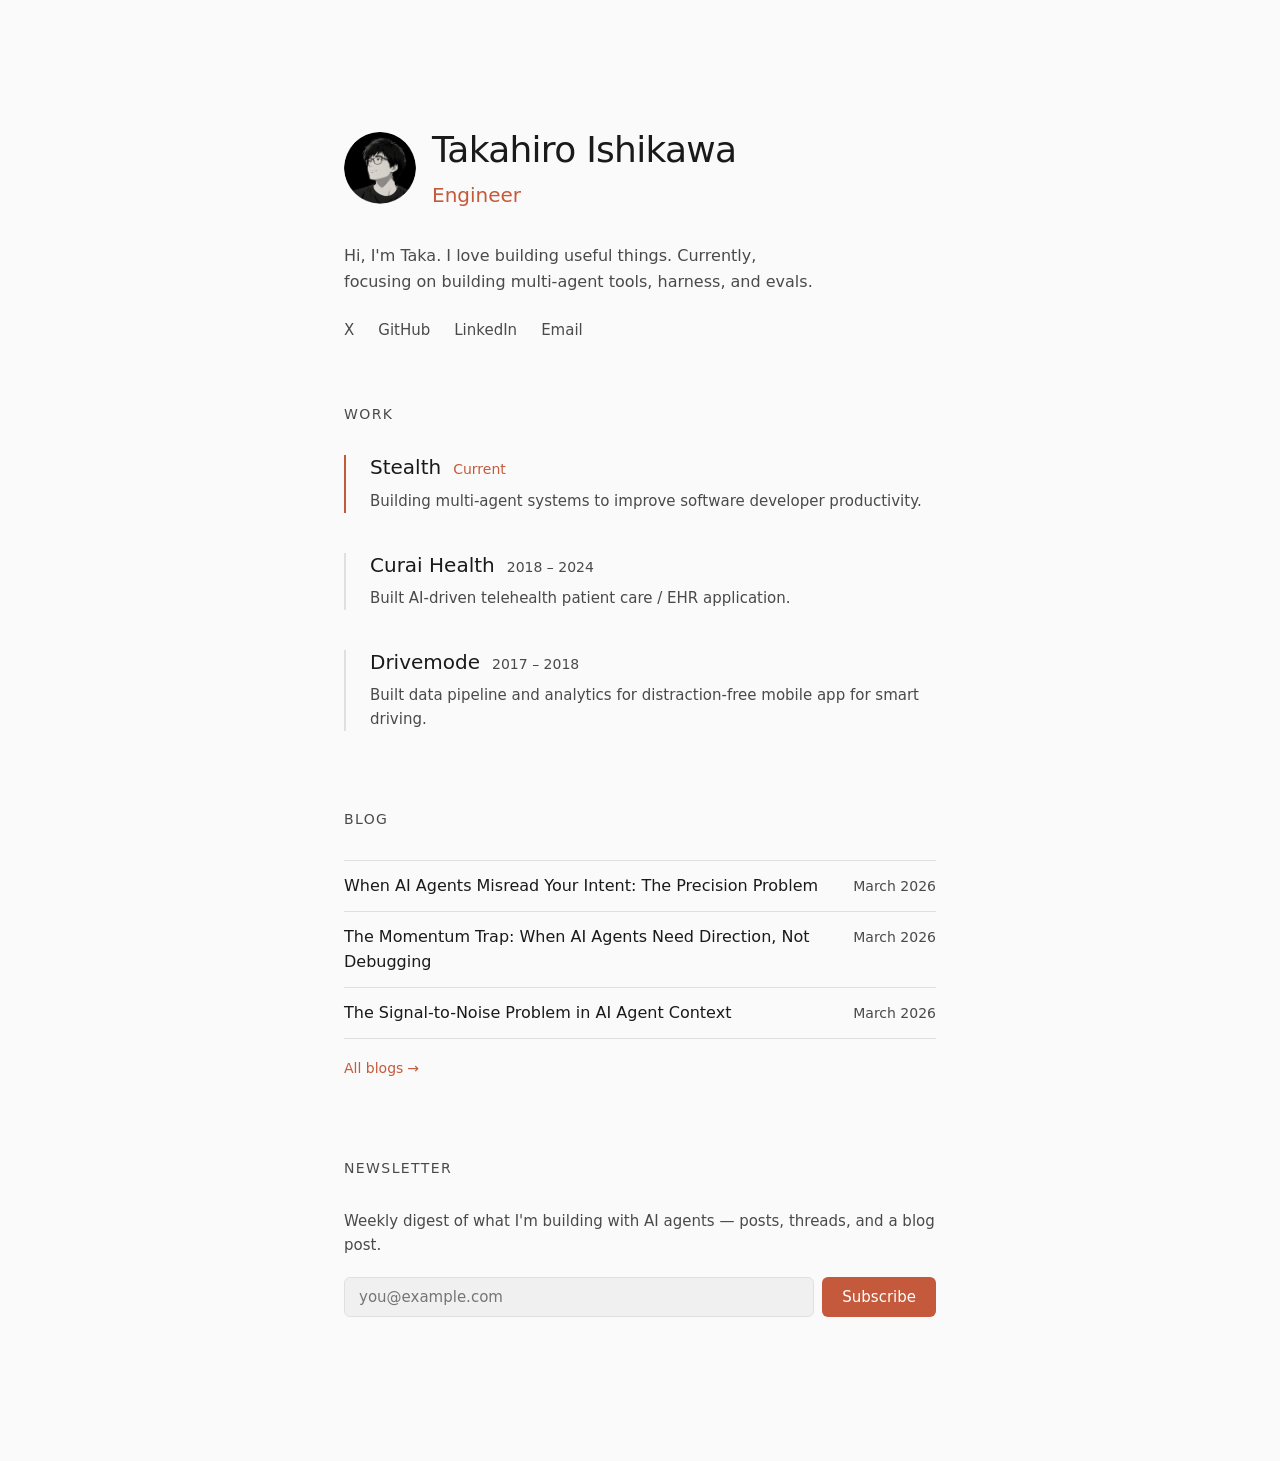
<file: index.html>
<!DOCTYPE html>
<html lang="en">
<head>
  <meta charset="UTF-8">
  <meta name="viewport" content="width=device-width, initial-scale=1.0">
  <title>Takahiro Ishikawa</title>
  <meta name="description" content="Engineer building multi-agent systems, evaluation frameworks, and tools for underserved markets.">
  <link rel="stylesheet" href="style.css">
</head>
<body>
  <main>
    <section class="hero">
      <div class="hero-head">
        <img class="hero-photo" src="ChatGPT%20Image%20Aug%2025%2C%202026%2C%2010_48_04%20PM.png" alt="Portrait of Takahiro Ishikawa">
        <div class="hero-identity">
          <h1>Takahiro Ishikawa</h1>
          <p class="role">Engineer</p>
        </div>
      </div>
      <p class="intro">Hi, I'm Taka. I love building useful things. Currently, focusing on building multi-agent tools, harness, and evals.</p>
      <div class="links">
        <a href="https://x.com/taka52ishikawa">X</a>
        <a href="https://github.com/TakaIshikawa">GitHub</a>
        <a href="https://www.linkedin.com/in/takahiroishikawa/">LinkedIn</a>
        <a href="mailto:hiro52ishikawa.us@gmail.com">Email</a>
      </div>
    </section>

    <section class="work">
      <h2>Work</h2>
      <div class="work-list">
        <article class="work-item current">
          <div class="work-header">
            <h3>Stealth</h3>
            <span class="period">Current</span>
          </div>
          <p>Building multi-agent systems to improve software developer productivity.</p>
        </article>
        <article class="work-item">
          <div class="work-header">
            <h3>Curai Health</h3>
            <span class="period">2018 &ndash; 2024</span>
          </div>
          <p>Built AI-driven telehealth patient care / EHR application.</p>
        </article>
        <article class="work-item">
          <div class="work-header">
            <h3>Drivemode</h3>
            <span class="period">2017 &ndash; 2018</span>
          </div>
          <p>Built data pipeline and analytics for distraction-free mobile app for smart driving.</p>
        </article>
      </div>
    </section>

    <section class="blog">
      <h2>Blog</h2>
      <ul class="posts">
          <li><a href="blog/when-ai-agents-misread-your-intent-the-precision-problem.html">When AI Agents Misread Your Intent: The Precision Problem</a><span class="date">March 2026</span></li>
          <li><a href="blog/the-momentum-trap-when-ai-agents-need-direction-not-debugging.html">The Momentum Trap: When AI Agents Need Direction, Not Debugging</a><span class="date">March 2026</span></li>
          <li><a href="blog/the-signal-to-noise-problem-in-ai-agent-context.html">The Signal-to-Noise Problem in AI Agent Context</a><span class="date">March 2026</span></li>
      </ul>
      <p class="section-link-row"><a href="blog/" class="link">All blogs</a></p>
    </section>

    <section class="newsletter">
      <h2>Newsletter</h2>
      <p class="newsletter-desc">Weekly digest of what I'm building with AI agents — posts, threads, and a blog post.</p>
      <form
        action="https://buttondown.com/api/emails/embed-subscribe/takaishikawa"
        method="post"
        class="newsletter-form"
      >
        <input type="email" name="email" placeholder="you@example.com" required>
        <button type="submit">Subscribe</button>
      </form>
    </section>

  </main>
</body>
</html>
</file>
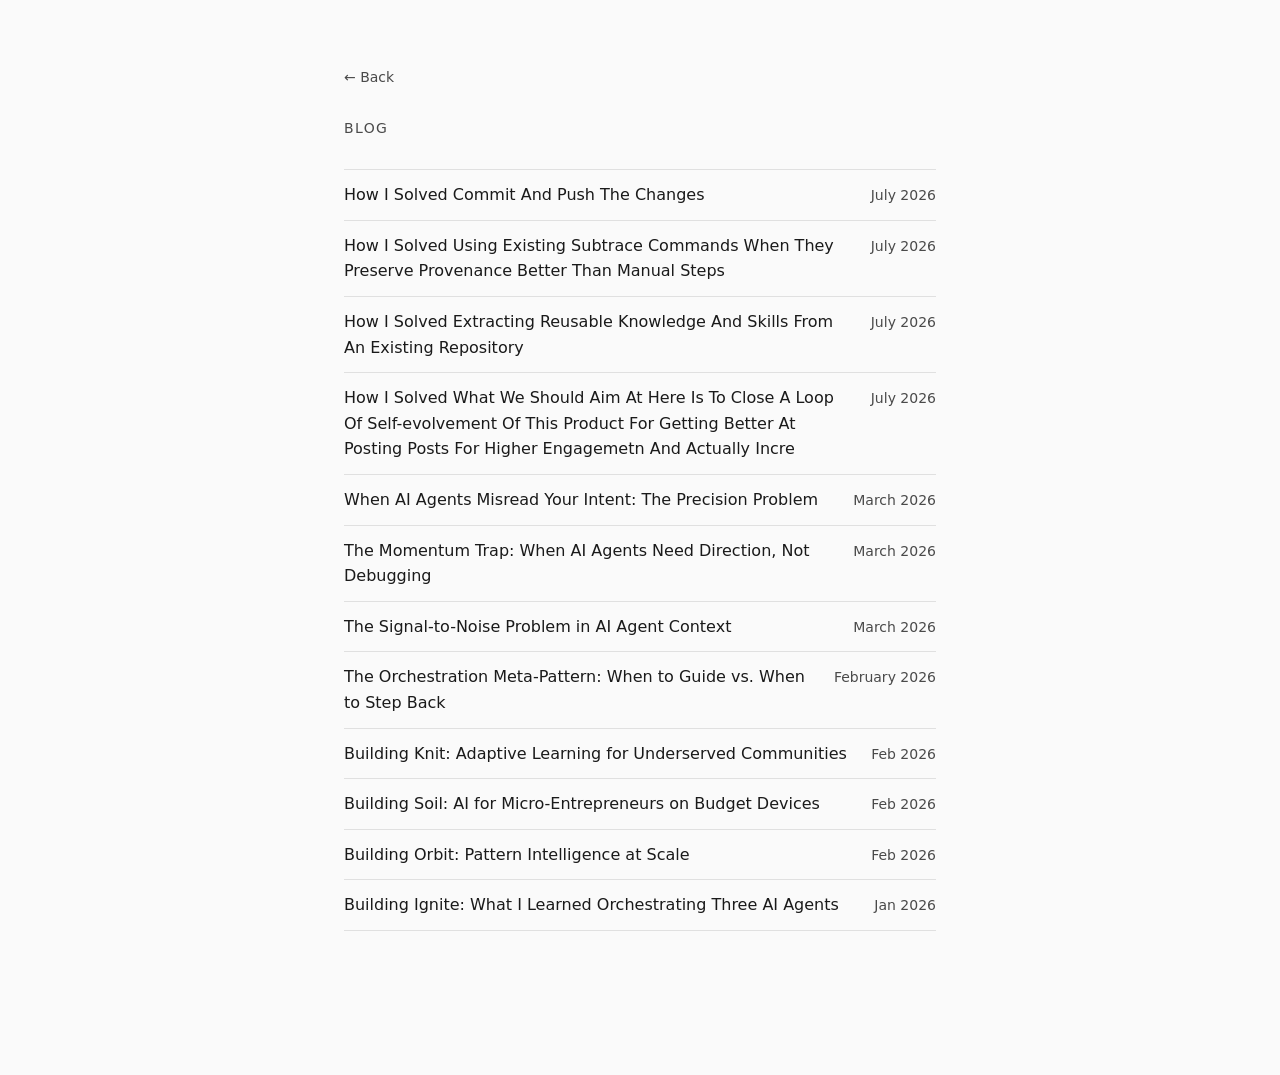
<file: blog/index.html>
<!DOCTYPE html>
<html lang="en">
<head>
  <meta charset="UTF-8">
  <meta name="viewport" content="width=device-width, initial-scale=1.0">
  <title>Blog - Takahiro Ishikawa</title>
  <meta name="description" content="All blog posts by Takahiro Ishikawa on AI agents, product engineering, and building useful systems.">
  <link rel="stylesheet" href="../style.css">
</head>
<body>
  <main>
    <a href="../index.html" class="back-link">&larr; Back</a>

    <section class="blog-archive">
      <h2>Blog</h2>

      <ul class="posts">
        <li><a href="2026-07-28-how-i-solved-commit-and-push-the-changes.html">How I Solved Commit And Push The Changes</a><span class="date">July 2026</span></li>
        <li><a href="2026-07-26-how-i-solved-using-existing-subtrace-commands-when-they-preserve-provenance-better-than-manual-s.html">How I Solved Using Existing Subtrace Commands When They Preserve Provenance Better Than Manual Steps</a><span class="date">July 2026</span></li>
        <li><a href="2026-07-26-how-i-solved-extracting-reusable-knowledge-and-skills-from-an-existing-repository.html">How I Solved Extracting Reusable Knowledge And Skills From An Existing Repository</a><span class="date">July 2026</span></li>
        <li><a href="2026-07-25-how-i-solved-what-we-should-aim-at-here-is-to-close-a-loop-of-self-evolvement-of-this-product-fo.html">How I Solved What We Should Aim At Here Is To Close A Loop Of Self-evolvement Of This Product For Getting Better At Posting Posts For Higher Engagemetn And Actually Incre</a><span class="date">July 2026</span></li>
        <li><a href="when-ai-agents-misread-your-intent-the-precision-problem.html">When AI Agents Misread Your Intent: The Precision Problem</a><span class="date">March 2026</span></li>
        <li><a href="the-momentum-trap-when-ai-agents-need-direction-not-debugging.html">The Momentum Trap: When AI Agents Need Direction, Not Debugging</a><span class="date">March 2026</span></li>
        <li><a href="the-signal-to-noise-problem-in-ai-agent-context.html">The Signal-to-Noise Problem in AI Agent Context</a><span class="date">March 2026</span></li>
        <li><a href="the-orchestration-meta-pattern-when-to-guide-vs-when-to-step-back.html">The Orchestration Meta-Pattern: When to Guide vs. When to Step Back</a><span class="date">February 2026</span></li>
        <li><a href="building-knit-adaptive-learning-for-underserved-communities.html">Building Knit: Adaptive Learning for Underserved Communities</a><span class="date">Feb 2026</span></li>
        <li><a href="building-soil-ai-for-micro-entrepreneurs.html">Building Soil: AI for Micro-Entrepreneurs on Budget Devices</a><span class="date">Feb 2026</span></li>
        <li><a href="building-orbit-pattern-intelligence-at-scale.html">Building Orbit: Pattern Intelligence at Scale</a><span class="date">Feb 2026</span></li>
        <li><a href="building-ignite-what-i-learned-orchestrating-three-ai-agents.html">Building Ignite: What I Learned Orchestrating Three AI Agents</a><span class="date">Jan 2026</span></li>
      </ul>
    </section>
  </main>
</body>
</html>
</file>
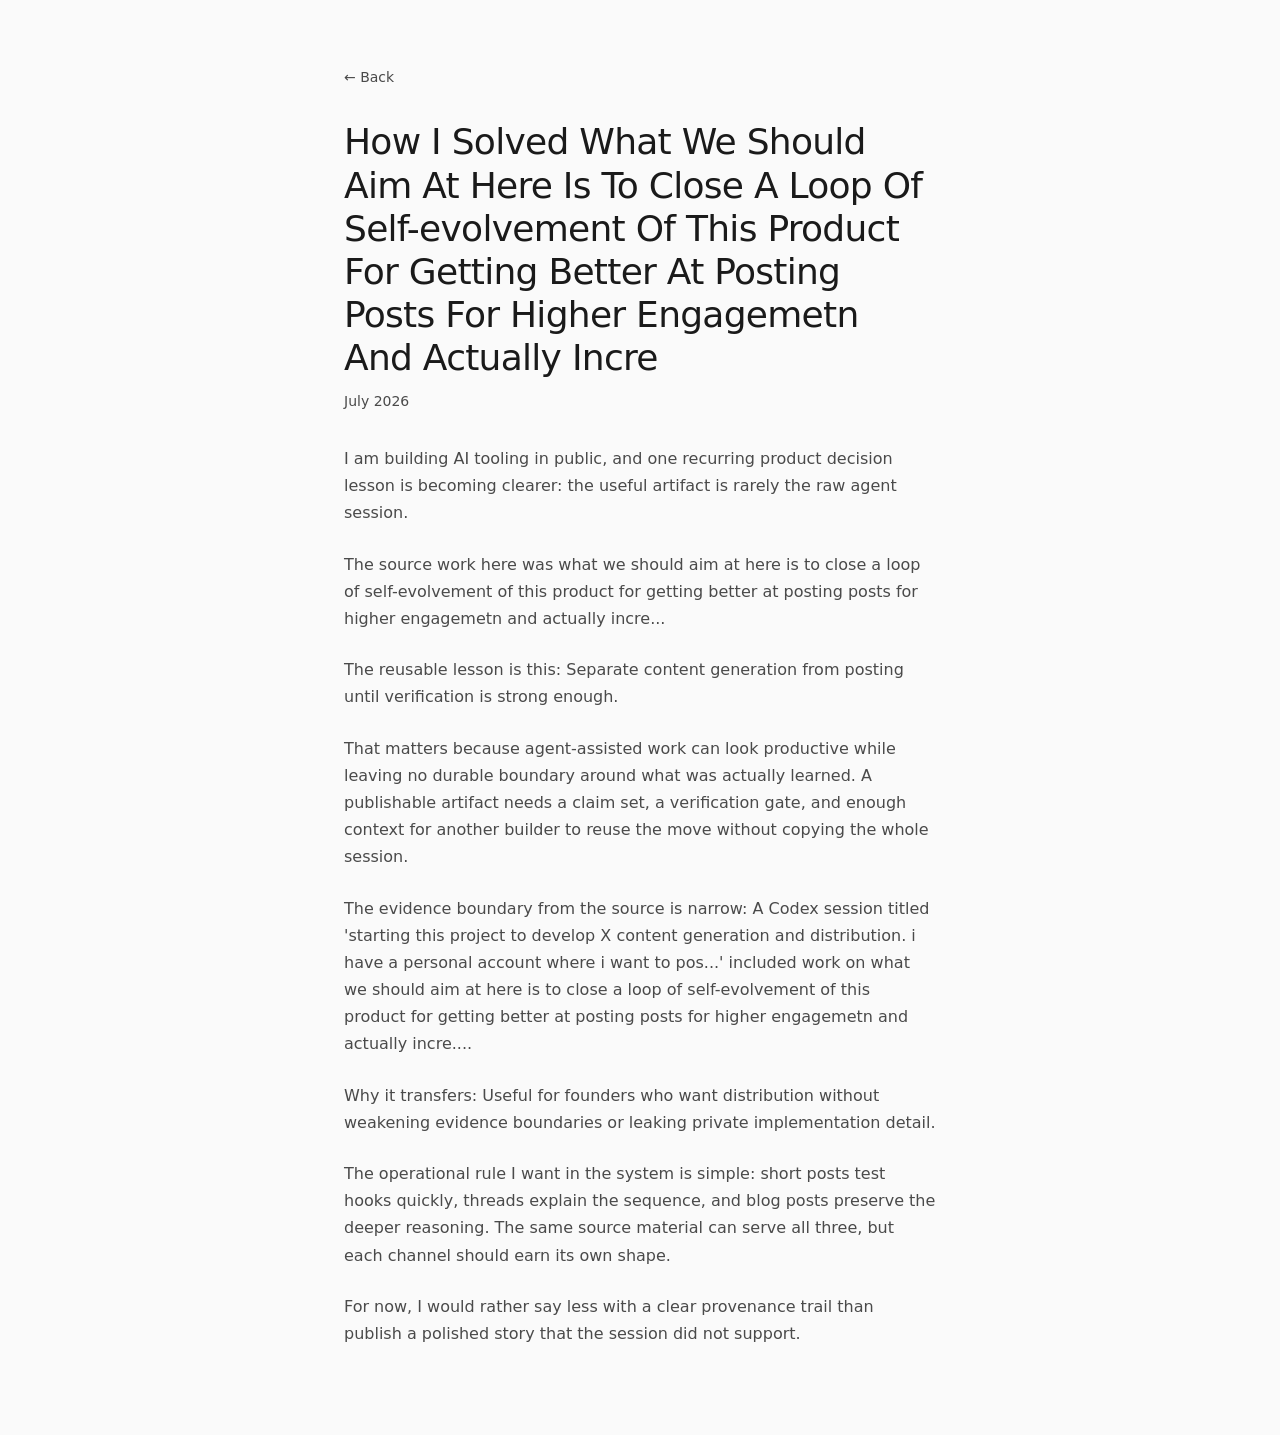
<file: blog/2026-07-25-how-i-solved-what-we-should-aim-at-here-is-to-close-a-loop-of-self-evolvement-of-this-product-fo.html>
<!DOCTYPE html>
<html lang="en">
<head>
  <meta charset="UTF-8">
  <meta name="viewport" content="width=device-width, initial-scale=1.0">
  <title>How I Solved What We Should Aim At Here Is To Close A Loop Of Self-evolvement Of This Product For Getting Better At Posting Posts For Higher Engagemetn And Actually Incre - Takahiro Ishikawa</title>
  <meta name="description" content="How I Solved What We Should Aim At Here Is To Close A Loop Of Self-evolvement Of This Product For Getting Better At Posting Posts For Higher Engagemetn And A...">
  <link rel="stylesheet" href="../style.css">
</head>
<body>
  <main>
    <a href="../index.html" class="back-link">&larr; Back</a>

    <article>
      <header class="post-header">
        <h1>How I Solved What We Should Aim At Here Is To Close A Loop Of Self-evolvement Of This Product For Getting Better At Posting Posts For Higher Engagemetn And Actually Incre</h1>
        <span class="date">July 2026</span>
      </header>

      <div class="post-content">
        <p>I am building AI tooling in public, and one recurring product decision lesson is becoming clearer: the useful artifact is rarely the raw agent session.</p>
        <p>The source work here was what we should aim at here is to close a loop of self-evolvement of this product for getting better at posting posts for higher engagemetn and actually incre...</p>
        <p>The reusable lesson is this: Separate content generation from posting until verification is strong enough.</p>
        <p>That matters because agent-assisted work can look productive while leaving no durable boundary around what was actually learned. A publishable artifact needs a claim set, a verification gate, and enough context for another builder to reuse the move without copying the whole session.</p>
        <p>The evidence boundary from the source is narrow: A Codex session titled &#x27;starting this project to develop X content generation and distribution. i have a personal account where i want to pos...&#x27; included work on what we should aim at here is to close a loop of self-evolvement of this product for getting better at posting posts for higher engagemetn and actually incre....</p>
        <p>Why it transfers: Useful for founders who want distribution without weakening evidence boundaries or leaking private implementation detail.</p>
        <p>The operational rule I want in the system is simple: short posts test hooks quickly, threads explain the sequence, and blog posts preserve the deeper reasoning. The same source material can serve all three, but each channel should earn its own shape.</p>
        <p>For now, I would rather say less with a clear provenance trail than publish a polished story that the session did not support.</p>
      </div>
    </article>
  </main>
</body>
</html>
</file>
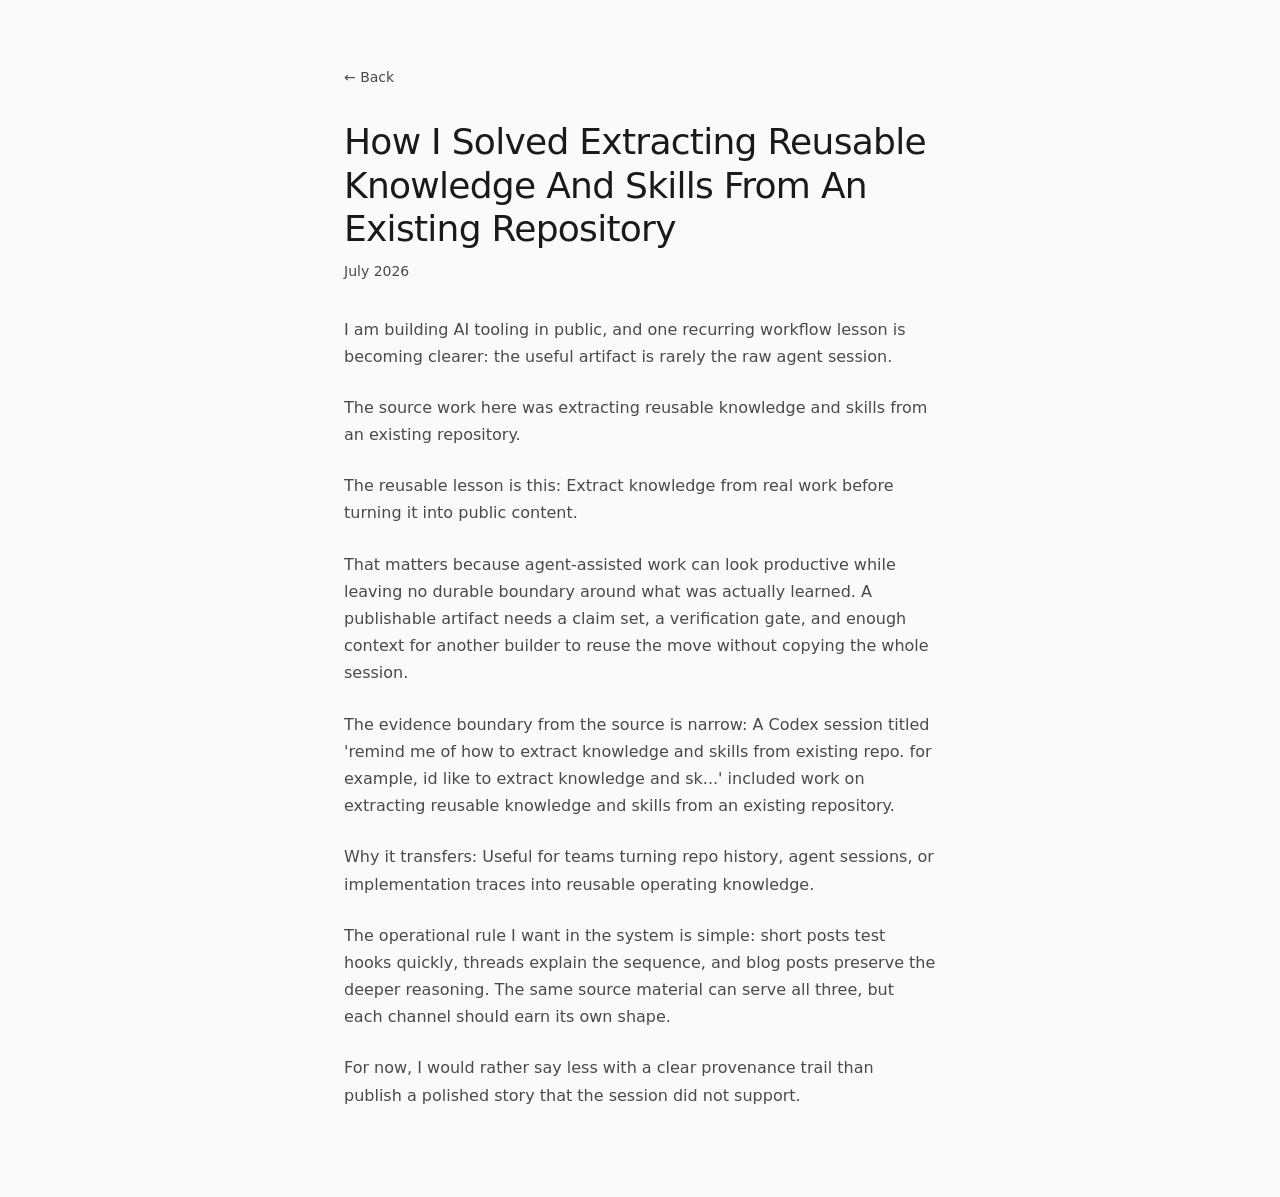
<file: blog/2026-07-26-how-i-solved-extracting-reusable-knowledge-and-skills-from-an-existing-repository.html>
<!DOCTYPE html>
<html lang="en">
<head>
  <meta charset="UTF-8">
  <meta name="viewport" content="width=device-width, initial-scale=1.0">
  <title>How I Solved Extracting Reusable Knowledge And Skills From An Existing Repository - Takahiro Ishikawa</title>
  <meta name="description" content="How I Solved Extracting Reusable Knowledge And Skills From An Existing Repository I am building AI tooling in public, and one recurring workflow lesson is be...">
  <link rel="stylesheet" href="../style.css">
</head>
<body>
  <main>
    <a href="../index.html" class="back-link">&larr; Back</a>

    <article>
      <header class="post-header">
        <h1>How I Solved Extracting Reusable Knowledge And Skills From An Existing Repository</h1>
        <span class="date">July 2026</span>
      </header>

      <div class="post-content">
        <p>I am building AI tooling in public, and one recurring workflow lesson is becoming clearer: the useful artifact is rarely the raw agent session.</p>
        <p>The source work here was extracting reusable knowledge and skills from an existing repository.</p>
        <p>The reusable lesson is this: Extract knowledge from real work before turning it into public content.</p>
        <p>That matters because agent-assisted work can look productive while leaving no durable boundary around what was actually learned. A publishable artifact needs a claim set, a verification gate, and enough context for another builder to reuse the move without copying the whole session.</p>
        <p>The evidence boundary from the source is narrow: A Codex session titled &#x27;remind me of how to extract knowledge and skills from existing repo. for example, id like to extract knowledge and sk...&#x27; included work on extracting reusable knowledge and skills from an existing repository.</p>
        <p>Why it transfers: Useful for teams turning repo history, agent sessions, or implementation traces into reusable operating knowledge.</p>
        <p>The operational rule I want in the system is simple: short posts test hooks quickly, threads explain the sequence, and blog posts preserve the deeper reasoning. The same source material can serve all three, but each channel should earn its own shape.</p>
        <p>For now, I would rather say less with a clear provenance trail than publish a polished story that the session did not support.</p>
      </div>
    </article>
  </main>
</body>
</html>
</file>
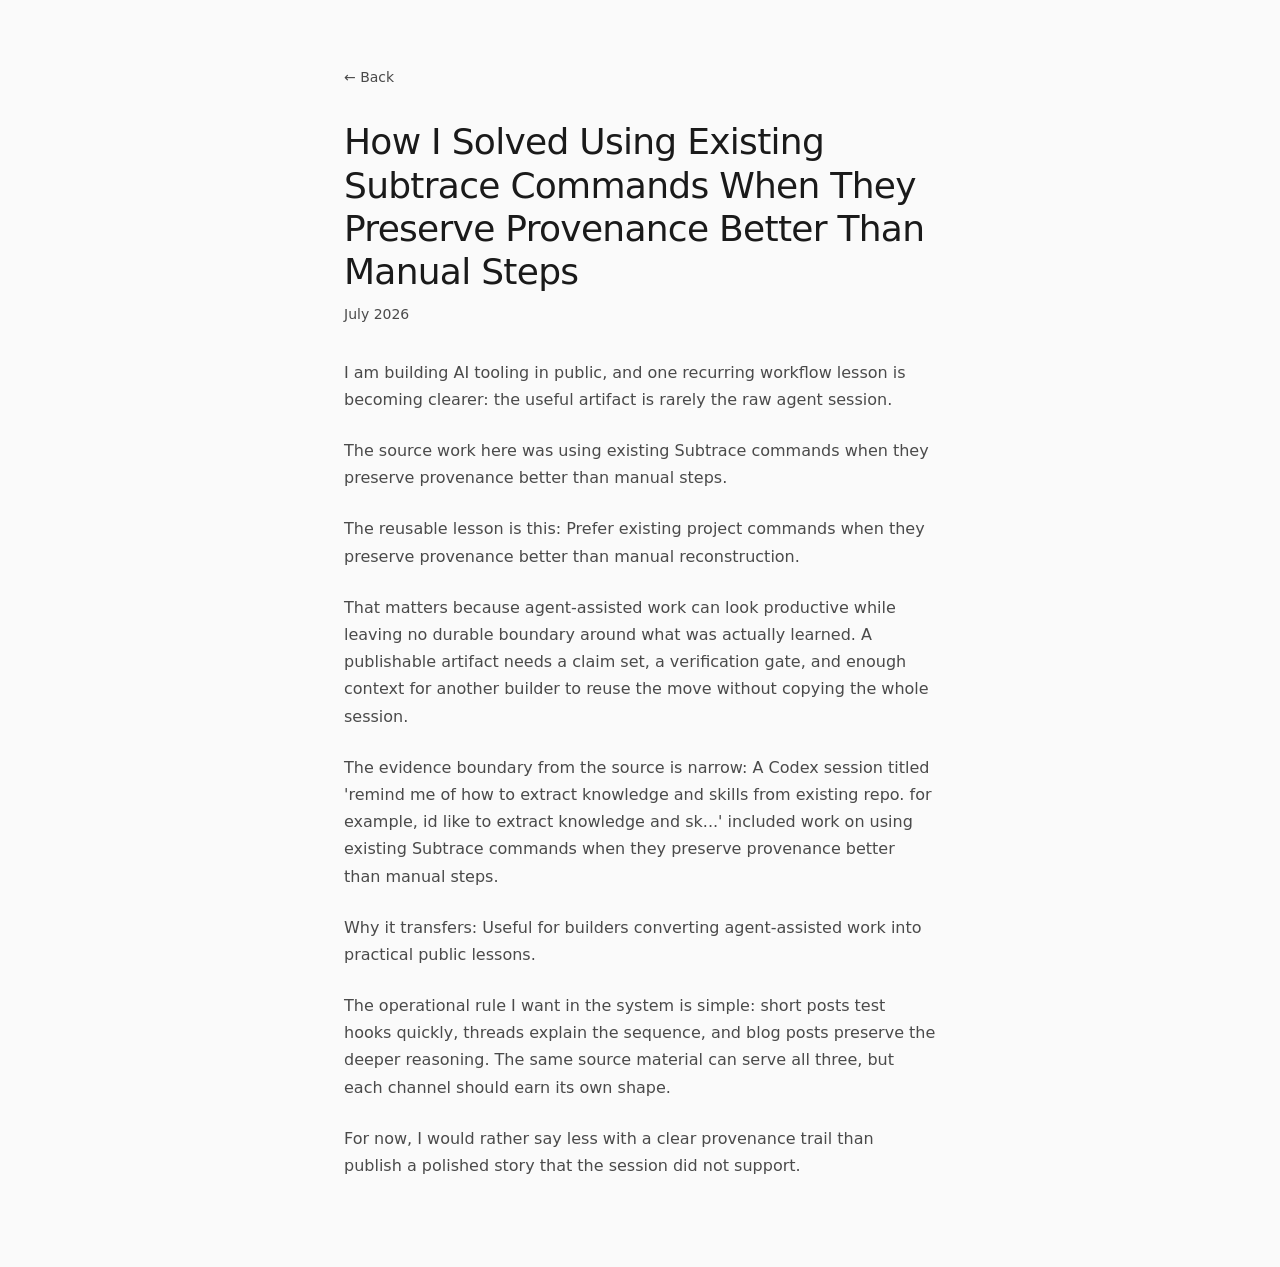
<file: blog/2026-07-26-how-i-solved-using-existing-subtrace-commands-when-they-preserve-provenance-better-than-manual-s.html>
<!DOCTYPE html>
<html lang="en">
<head>
  <meta charset="UTF-8">
  <meta name="viewport" content="width=device-width, initial-scale=1.0">
  <title>How I Solved Using Existing Subtrace Commands When They Preserve Provenance Better Than Manual Steps - Takahiro Ishikawa</title>
  <meta name="description" content="How I Solved Using Existing Subtrace Commands When They Preserve Provenance Better Than Manual Steps I am building AI tooling in public, and one recurring wo...">
  <link rel="stylesheet" href="../style.css">
</head>
<body>
  <main>
    <a href="../index.html" class="back-link">&larr; Back</a>

    <article>
      <header class="post-header">
        <h1>How I Solved Using Existing Subtrace Commands When They Preserve Provenance Better Than Manual Steps</h1>
        <span class="date">July 2026</span>
      </header>

      <div class="post-content">
        <p>I am building AI tooling in public, and one recurring workflow lesson is becoming clearer: the useful artifact is rarely the raw agent session.</p>
        <p>The source work here was using existing Subtrace commands when they preserve provenance better than manual steps.</p>
        <p>The reusable lesson is this: Prefer existing project commands when they preserve provenance better than manual reconstruction.</p>
        <p>That matters because agent-assisted work can look productive while leaving no durable boundary around what was actually learned. A publishable artifact needs a claim set, a verification gate, and enough context for another builder to reuse the move without copying the whole session.</p>
        <p>The evidence boundary from the source is narrow: A Codex session titled &#x27;remind me of how to extract knowledge and skills from existing repo. for example, id like to extract knowledge and sk...&#x27; included work on using existing Subtrace commands when they preserve provenance better than manual steps.</p>
        <p>Why it transfers: Useful for builders converting agent-assisted work into practical public lessons.</p>
        <p>The operational rule I want in the system is simple: short posts test hooks quickly, threads explain the sequence, and blog posts preserve the deeper reasoning. The same source material can serve all three, but each channel should earn its own shape.</p>
        <p>For now, I would rather say less with a clear provenance trail than publish a polished story that the session did not support.</p>
      </div>
    </article>
  </main>
</body>
</html>
</file>
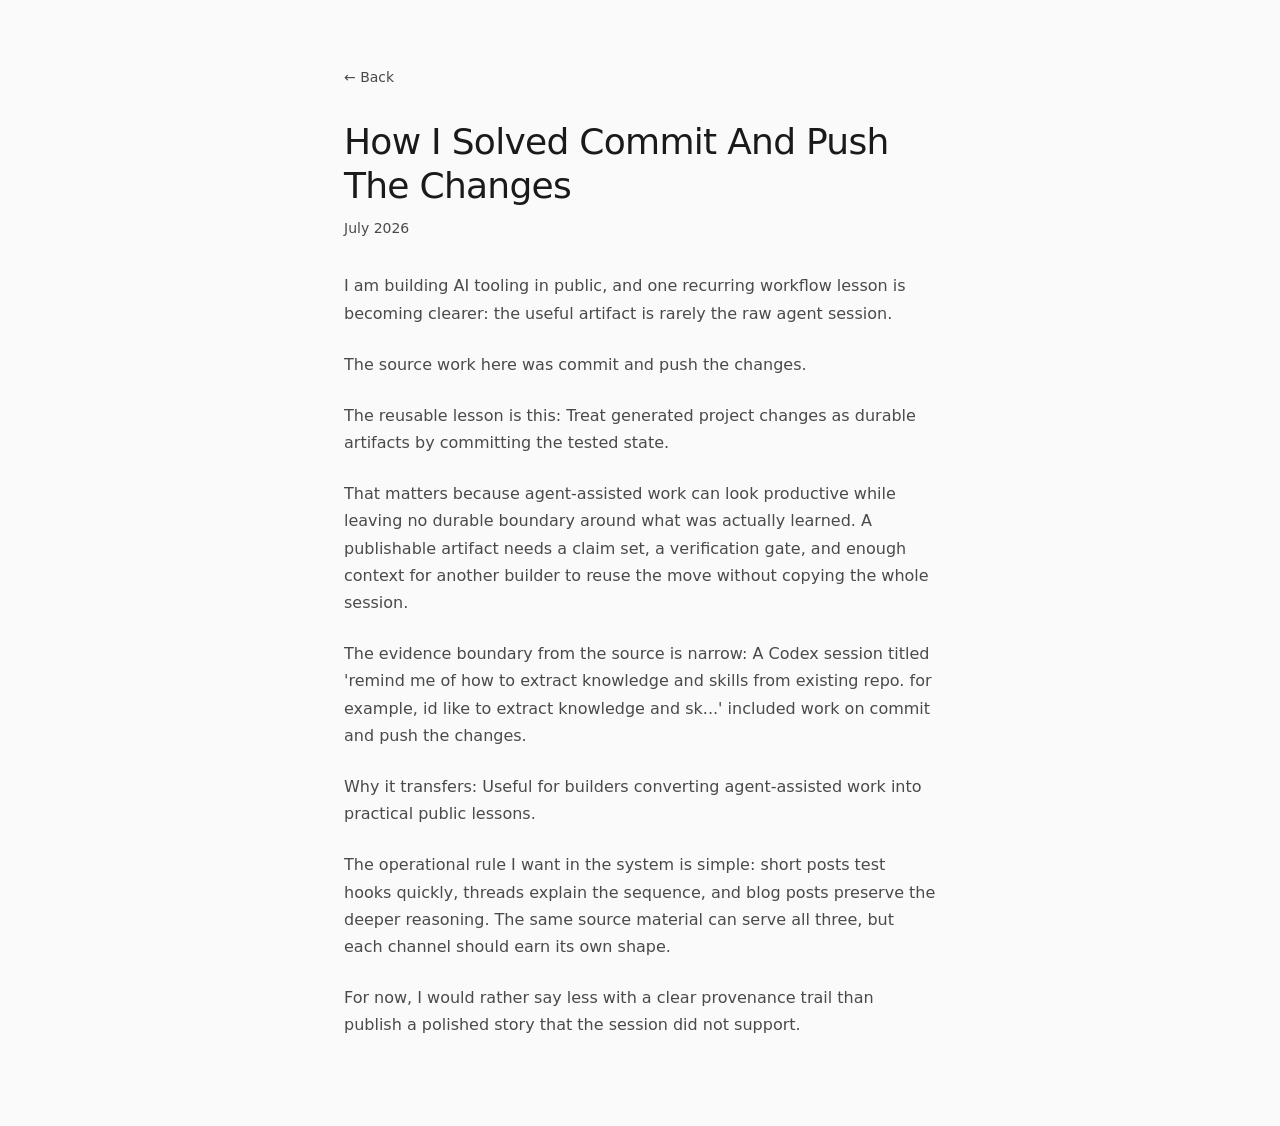
<file: blog/2026-07-28-how-i-solved-commit-and-push-the-changes.html>
<!DOCTYPE html>
<html lang="en">
<head>
  <meta charset="UTF-8">
  <meta name="viewport" content="width=device-width, initial-scale=1.0">
  <title>How I Solved Commit And Push The Changes - Takahiro Ishikawa</title>
  <meta name="description" content="How I Solved Commit And Push The Changes I am building AI tooling in public, and one recurring workflow lesson is becoming clearer: the useful artifact is ra...">
  <link rel="stylesheet" href="../style.css">
</head>
<body>
  <main>
    <a href="../index.html" class="back-link">&larr; Back</a>

    <article>
      <header class="post-header">
        <h1>How I Solved Commit And Push The Changes</h1>
        <span class="date">July 2026</span>
      </header>

      <div class="post-content">
        <p>I am building AI tooling in public, and one recurring workflow lesson is becoming clearer: the useful artifact is rarely the raw agent session.</p>
        <p>The source work here was commit and push the changes.</p>
        <p>The reusable lesson is this: Treat generated project changes as durable artifacts by committing the tested state.</p>
        <p>That matters because agent-assisted work can look productive while leaving no durable boundary around what was actually learned. A publishable artifact needs a claim set, a verification gate, and enough context for another builder to reuse the move without copying the whole session.</p>
        <p>The evidence boundary from the source is narrow: A Codex session titled &#x27;remind me of how to extract knowledge and skills from existing repo. for example, id like to extract knowledge and sk...&#x27; included work on commit and push the changes.</p>
        <p>Why it transfers: Useful for builders converting agent-assisted work into practical public lessons.</p>
        <p>The operational rule I want in the system is simple: short posts test hooks quickly, threads explain the sequence, and blog posts preserve the deeper reasoning. The same source material can serve all three, but each channel should earn its own shape.</p>
        <p>For now, I would rather say less with a clear provenance trail than publish a polished story that the session did not support.</p>
      </div>
    </article>
  </main>
</body>
</html>
</file>
<file: style.css>
*,
*::before,
*::after {
  box-sizing: border-box;
  margin: 0;
  padding: 0;
}

:root {
  --bg: #fafafa;
  --bg-subtle: #f0f0f0;
  --text: #1a1a1a;
  --text-muted: #4a4a4a;
  --accent: #c45a3b;
  --border: #e0e0e0;
  --border-hover: #d5d5d5;
  --font: system-ui, -apple-system, BlinkMacSystemFont, 'Segoe UI', Roboto, sans-serif;
}

@media (prefers-color-scheme: dark) {
  :root {
    --bg: #0f0f0f;
    --bg-subtle: #1a1a1a;
    --text: #faf9f0;
    --text-muted: #a8a8a0;
    --accent: #d97757;
    --border: #2a2a2a;
    --border-hover: #3a3a3a;
  }
}

html {
  font-size: 16px;
}

body {
  font-family: var(--font);
  background: var(--bg);
  color: var(--text);
  line-height: 1.6;
  -webkit-font-smoothing: antialiased;
  -moz-osx-font-smoothing: grayscale;
}

main {
  max-width: 640px;
  margin: 0 auto;
  padding: 4rem 1.5rem;
}

section {
  margin-bottom: 5rem;
}

h1, h2, h3 {
  font-weight: 500;
  line-height: 1.2;
}

h1 {
  font-size: clamp(1.75rem, 3vw, 2.25rem);
  letter-spacing: -0.02em;
  margin-bottom: 0.5rem;
}

h2 {
  font-size: 0.875rem;
  text-transform: uppercase;
  letter-spacing: 0.1em;
  color: var(--text-muted);
  margin-bottom: 2rem;
}

h3 {
  font-size: 1.25rem;
  margin-bottom: 0.5rem;
}

/* Hero */
.hero {
  padding: 4rem 0 2rem;
  margin-bottom: 2rem;
}

.hero-head {
  display: grid;
  grid-template-columns: 72px minmax(0, 1fr);
  gap: 1rem;
  align-items: start;
  margin-bottom: 1rem;
}

.hero-identity {
  min-width: 0;
}

.hero-photo {
  width: 72px;
  aspect-ratio: 1 / 1;
  object-fit: cover;
  object-position: center;
  border-radius: 50%;
  display: block;
  margin-top: 0.25rem;
}

.hero .role {
  font-size: 1.25rem;
  color: var(--accent);
  margin-bottom: 1rem;
}

.hero .intro {
  font-size: 1rem;
  color: var(--text-muted);
  max-width: 480px;
}

.hero .focus {
  font-size: 1.125rem;
  color: var(--text-muted);
  margin-bottom: 1rem;
}

.hero .meta {
  font-size: 0.9375rem;
  color: var(--text-muted);
}

/* Work */
.work-list {
  display: flex;
  flex-direction: column;
  gap: 2.5rem;
}

.work-item {
  border-left: 2px solid var(--border);
  padding-left: 1.5rem;
}

.work-item.current {
  border-left-color: var(--accent);
}

.work-header {
  display: flex;
  flex-wrap: wrap;
  align-items: baseline;
  gap: 0.75rem;
  margin-bottom: 0.5rem;
}

.work-header h3 {
  margin-bottom: 0;
}

.work-item.current .period {
  color: var(--accent);
}

.work-item p {
  font-size: 0.9375rem;
  color: var(--text-muted);
}

.link {
  font-size: 0.875rem;
  color: var(--accent);
  text-decoration: none;
  display: inline-flex;
  align-items: center;
  gap: 0.25rem;
}

.link:hover,
.link:focus {
  text-decoration: underline;
}

.link::after {
  content: '\2192';
  transition: transform 0.2s ease;
}

.link:hover::after {
  transform: translateX(4px);
}

.period {
  font-size: 0.875rem;
  color: var(--text-muted);
}

/* Links */
.links {
  display: flex;
  flex-wrap: wrap;
  gap: 1rem 1.5rem;
  margin-top: 1.5rem;
}

.links a {
  font-size: 0.9375rem;
  color: var(--text-muted);
  text-decoration: none;
  transition: color 0.2s ease;
}

.links a:hover,
.links a:focus {
  color: var(--text);
}

/* Focus states for accessibility */
a:focus-visible {
  outline: 2px solid var(--accent);
  outline-offset: 2px;
}

.card:focus-within {
  border-color: var(--accent);
}

/* Newsletter */
.newsletter-desc {
  font-size: 0.9375rem;
  color: var(--text-muted);
  margin-bottom: 1.25rem;
}

.newsletter-form {
  display: flex;
  gap: 0.5rem;
}

.newsletter-form input[type="email"] {
  flex: 1;
  padding: 0.625rem 0.875rem;
  font-size: 0.9375rem;
  font-family: var(--font);
  background: var(--bg-subtle);
  color: var(--text);
  border: 1px solid var(--border);
  border-radius: 6px;
  transition: border-color 0.2s ease;
}

.newsletter-form input[type="email"]:focus {
  outline: none;
  border-color: var(--accent);
}

.newsletter-form button {
  padding: 0.625rem 1.25rem;
  font-size: 0.9375rem;
  font-family: var(--font);
  font-weight: 500;
  background: var(--accent);
  color: #fff;
  border: none;
  border-radius: 6px;
  cursor: pointer;
  transition: opacity 0.2s ease;
}

.newsletter-form button:hover {
  opacity: 0.85;
}

/* Blog */
.posts {
  list-style: none;
}

.posts li {
  display: flex;
  justify-content: space-between;
  align-items: baseline;
  gap: 1rem;
  padding: 0.75rem 0;
  border-bottom: 1px solid var(--border);
}

.posts li:first-child {
  border-top: 1px solid var(--border);
}

.posts a {
  color: var(--text);
  text-decoration: none;
  transition: color 0.2s ease;
}

.posts a:hover,
.posts a:focus {
  color: var(--accent);
}

.posts .date {
  font-size: 0.875rem;
  color: var(--text-muted);
  white-space: nowrap;
}

.section-link-row {
  margin-top: 1rem;
}

@media (max-width: 640px) {
  .hero-head {
    grid-template-columns: 1fr;
    gap: 1rem;
  }

  .hero-photo {
    width: 72px;
    margin-top: 0;
  }

  .posts li {
    flex-direction: column;
    align-items: flex-start;
    gap: 0.3rem;
  }

  .posts .date {
    white-space: normal;
  }
}

/* Blog Post Page */
.post-header {
  margin-bottom: 2rem;
}

.post-header h1 {
  margin-bottom: 0.5rem;
}

.post-header .date {
  font-size: 0.875rem;
  color: var(--text-muted);
}

.post-content {
  color: var(--text-muted);
  line-height: 1.7;
}

.post-content p {
  margin-bottom: 1.5rem;
}

.post-content h2 {
  font-size: 1.25rem;
  color: var(--text);
  text-transform: none;
  letter-spacing: normal;
  margin-top: 2.5rem;
  margin-bottom: 1rem;
}

.post-content a {
  color: var(--accent);
}

.back-link {
  display: inline-block;
  margin-bottom: 2rem;
  color: var(--text-muted);
  text-decoration: none;
  font-size: 0.875rem;
}

.back-link:hover {
  color: var(--text);
}

/* Reduced motion */
@media (prefers-reduced-motion: reduce) {
  *,
  *::before,
  *::after {
    transition: none !important;
  }
}
</file>
